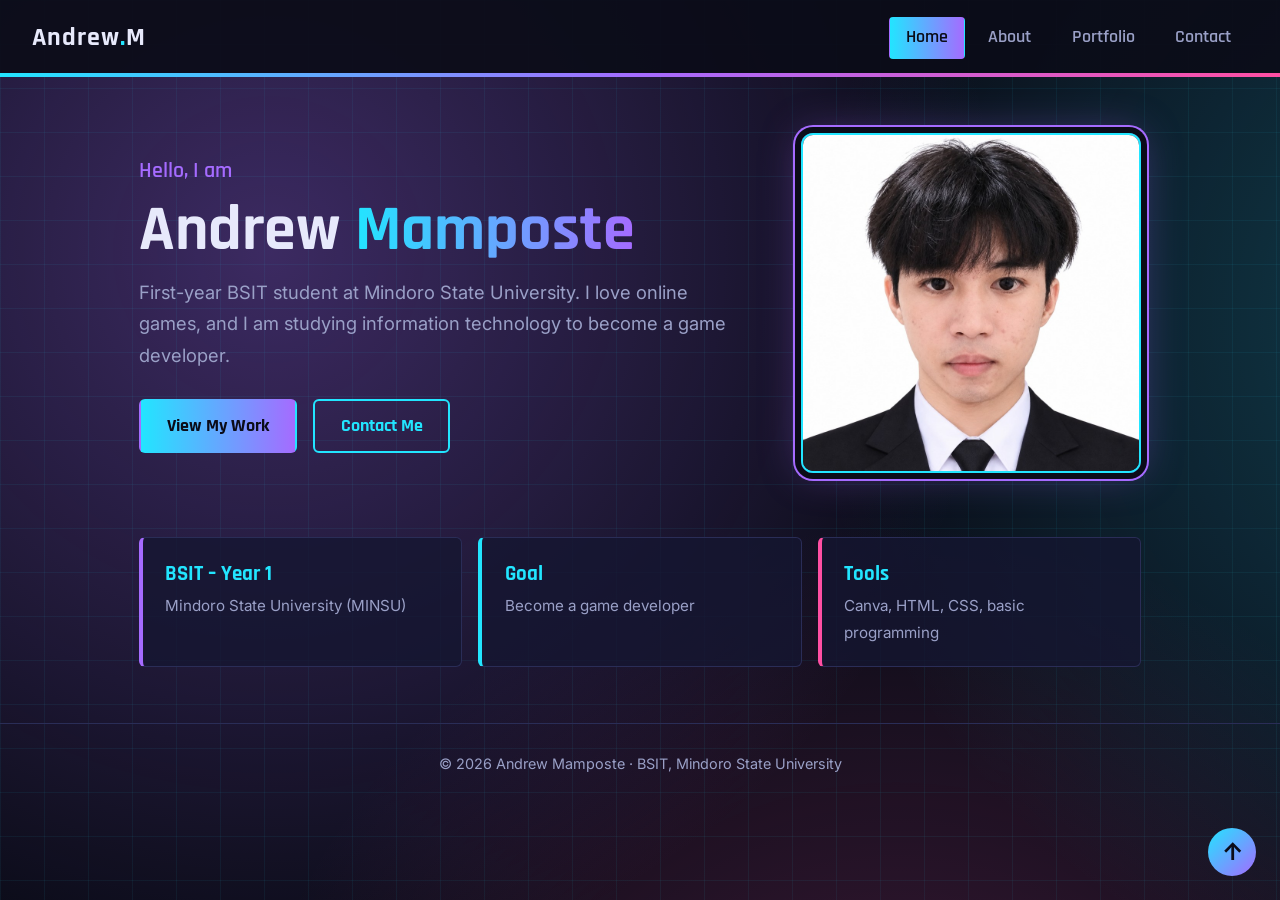
<file: index.html>
<!DOCTYPE html>
<html lang="en">
<head>
  <meta charset="UTF-8">
  <meta name="viewport" content="width=device-width, initial-scale=1">
  <title>Home | Andrew Mamposte</title>
  <meta name="description" content="Online portfolio of Andrew Mamposte, BSIT student at Mindoro State University.">

  <!-- Fonts from Google Fonts (needs internet; a backup font is used if offline) -->
  <link rel="preconnect" href="https://fonts.googleapis.com">
  <link rel="preconnect" href="https://fonts.gstatic.com" crossorigin>
  <link href="https://fonts.googleapis.com/css2?family=Inter:wght@400;600&family=Rajdhani:wght@500;600;700&display=swap" rel="stylesheet">

  <!-- External stylesheet: all the design is in style.css -->
  <link rel="stylesheet" type="text/css" href="style.css">
</head>
<body>

  <!-- ===== Header and navigation ===== -->
  <header class="site-header" id="top">
    <div class="logo"><a href="index.html">Andrew<span style="color:#22e5ff">.</span>M</a></div>
    <nav class="site-nav" aria-label="Main navigation">
      <a href="index.html" class="current" aria-current="page">Home</a>
      <a href="about.html">About</a>
      <a href="portfolio.html">Portfolio</a>
      <a href="contact.html">Contact</a>
    </nav>
  </header>

  <main class="container">
    <!-- Hero: introduction and photo -->
    <section class="hero">
      <div>
        <p class="hello">Hello, I am</p>
        <h1>Andrew <span>Mamposte</span></h1>
        <p class="tagline">
          First-year BSIT student at Mindoro State University. I love online games,
          and I am studying information technology to become a game developer.
        </p>
        <div class="btn-row">
          <a class="btn" href="portfolio.html">View My Work</a>
          <a class="btn outline" href="contact.html">Contact Me</a>
        </div>
      </div>
      <img class="photo" src="images/profile.jpg" alt="Formal portrait of Andrew Mamposte wearing a black suit and tie">
    </section>

    <!-- Quick facts -->
    <section class="facts" aria-label="Quick facts">
      <div class="fact"><strong>BSIT &ndash; Year 1</strong><span>Mindoro State University (MINSU)</span></div>
      <div class="fact"><strong>Goal</strong><span>Become a game developer</span></div>
      <div class="fact"><strong>Tools</strong><span>Canva, HTML, CSS, basic programming</span></div>
    </section>
  </main>

  <!-- ===== Footer ===== -->
  <footer class="site-footer">
    <p>&copy; 2026 Andrew Mamposte &middot; BSIT, Mindoro State University</p>
  </footer>

  <!-- Back-to-top button (stays at the bottom-right corner while scrolling) -->
  <a href="#top" class="back-to-top" aria-label="Back to top">&uarr;</a>

</body>
</html>
</file>
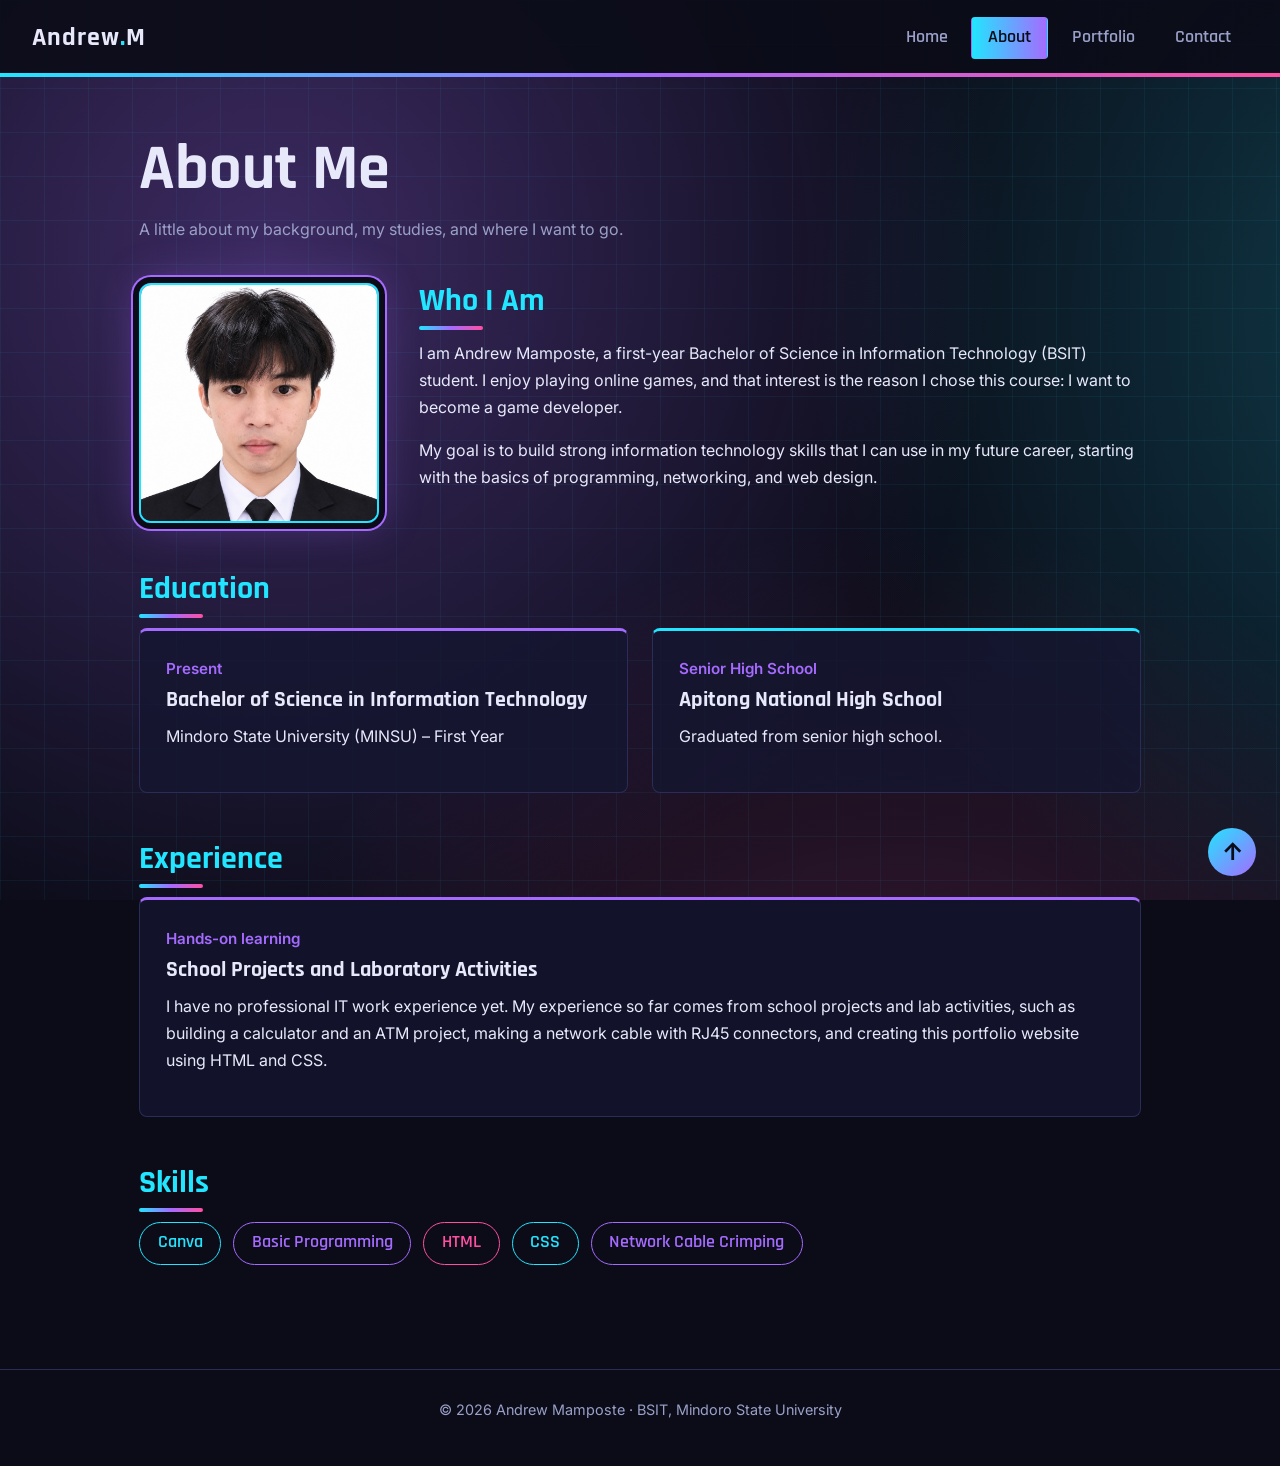
<file: about.html>
<!DOCTYPE html>
<html lang="en">
<head>
  <meta charset="UTF-8">
  <meta name="viewport" content="width=device-width, initial-scale=1">
  <title>About | Andrew Mamposte</title>
  <meta name="description" content="Online portfolio of Andrew Mamposte, BSIT student at Mindoro State University.">

  <!-- Fonts from Google Fonts (needs internet; a backup font is used if offline) -->
  <link rel="preconnect" href="https://fonts.googleapis.com">
  <link rel="preconnect" href="https://fonts.gstatic.com" crossorigin>
  <link href="https://fonts.googleapis.com/css2?family=Inter:wght@400;600&family=Rajdhani:wght@500;600;700&display=swap" rel="stylesheet">

  <!-- External stylesheet: all the design is in style.css -->
  <link rel="stylesheet" type="text/css" href="style.css">
</head>
<body>

  <!-- ===== Header and navigation ===== -->
  <header class="site-header" id="top">
    <div class="logo"><a href="index.html">Andrew<span style="color:#22e5ff">.</span>M</a></div>
    <nav class="site-nav" aria-label="Main navigation">
      <a href="index.html">Home</a>
      <a href="about.html" class="current" aria-current="page">About</a>
      <a href="portfolio.html">Portfolio</a>
      <a href="contact.html">Contact</a>
    </nav>
  </header>

  <main class="container">
    <div class="page-title">
      <h1>About Me</h1>
      <p>A little about my background, my studies, and where I want to go.</p>
    </div>

    <!-- Short biography with photo -->
    <section class="about-top">
      <img class="photo" src="images/profile.jpg" alt="Portrait of Andrew Mamposte">
      <div>
        <h2>Who I Am</h2>
        <p>
          I am Andrew Mamposte, a first-year Bachelor of Science in Information Technology
          (BSIT) student. I enjoy playing online games, and that interest is the reason I chose
          this course: I want to become a game developer.
        </p>
        <p>
          My goal is to build strong information technology skills that I can use in my future
          career, starting with the basics of programming, networking, and web design.
        </p>
      </div>
    </section>

    <!-- Education -->
    <section class="section">
      <h2>Education</h2>
      <div class="grid">
        <article class="card">
          <p class="meta">Present</p>
          <h3>Bachelor of Science in Information Technology</h3>
          <p>Mindoro State University (MINSU) &ndash; First Year</p>
        </article>
        <article class="card">
          <p class="meta">Senior High School</p>
          <h3>Apitong National High School</h3>
          <p>Graduated from senior high school.</p>
        </article>
      </div>
    </section>

    <!-- Experience -->
    <section class="section">
      <h2>Experience</h2>
      <article class="card">
        <p class="meta">Hands-on learning</p>
        <h3>School Projects and Laboratory Activities</h3>
        <p>
          I have no professional IT work experience yet. My experience so far comes from
          school projects and lab activities, such as building a calculator and an ATM
          project, making a network cable with RJ45 connectors, and creating this portfolio
          website using HTML and CSS.
        </p>
      </article>
    </section>

    <!-- Skills -->
    <section class="section">
      <h2>Skills</h2>
      <ul class="skill-list">
        <li>Canva</li>
        <li>Basic Programming</li>
        <li>HTML</li>
        <li>CSS</li>
        <li>Network Cable Crimping</li>
      </ul>
    </section>
  </main>

  <!-- ===== Footer ===== -->
  <footer class="site-footer">
    <p>&copy; 2026 Andrew Mamposte &middot; BSIT, Mindoro State University</p>
  </footer>

  <!-- Back-to-top button (stays at the bottom-right corner while scrolling) -->
  <a href="#top" class="back-to-top" aria-label="Back to top">&uarr;</a>

</body>
</html>
</file>
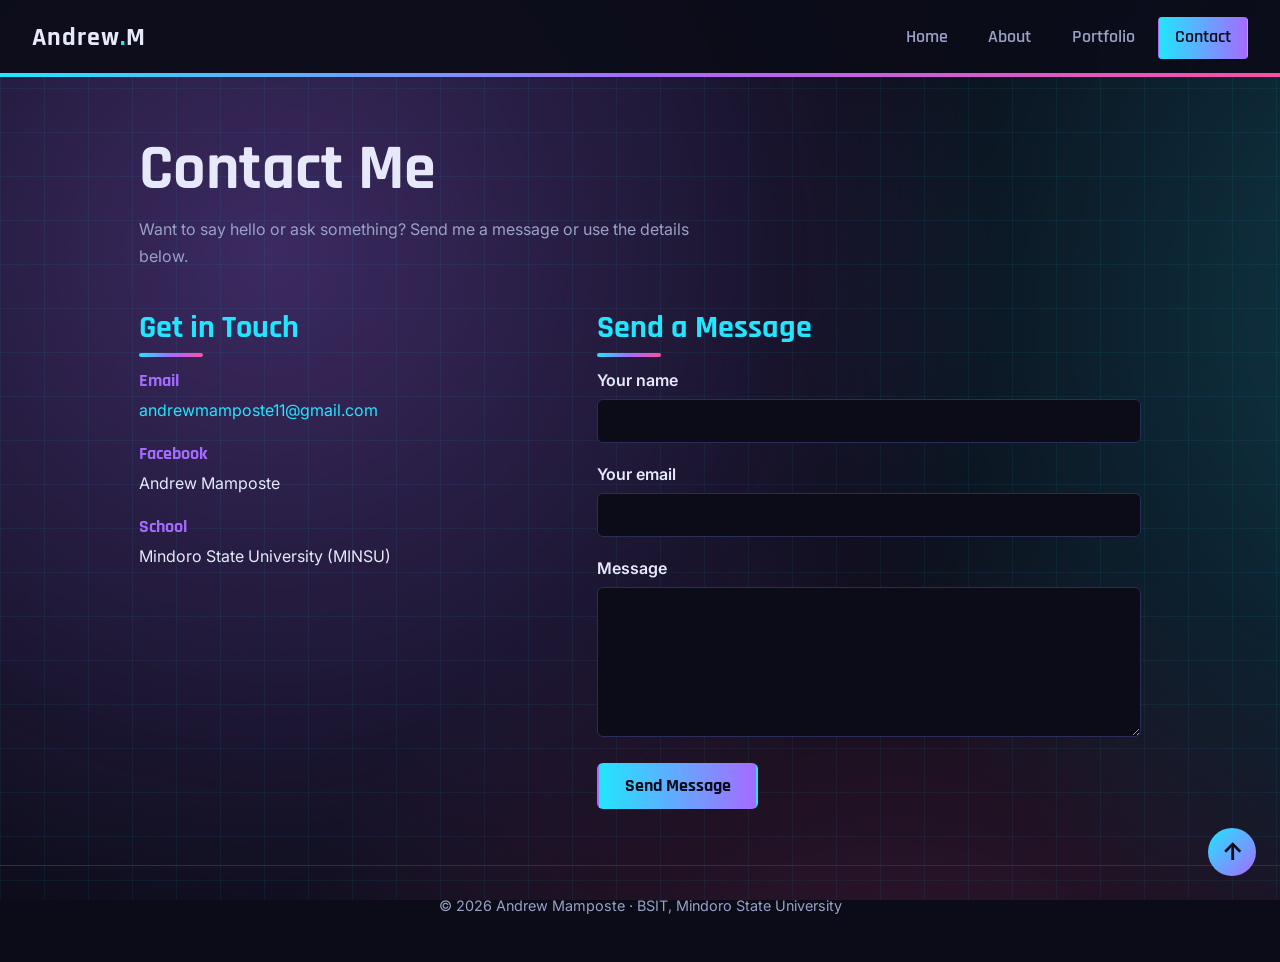
<file: contact.html>
<!DOCTYPE html>
<html lang="en">
<head>
  <meta charset="UTF-8">
  <meta name="viewport" content="width=device-width, initial-scale=1">
  <title>Contact | Andrew Mamposte</title>
  <meta name="description" content="Online portfolio of Andrew Mamposte, BSIT student at Mindoro State University.">

  <!-- Fonts from Google Fonts (needs internet; a backup font is used if offline) -->
  <link rel="preconnect" href="https://fonts.googleapis.com">
  <link rel="preconnect" href="https://fonts.gstatic.com" crossorigin>
  <link href="https://fonts.googleapis.com/css2?family=Inter:wght@400;600&family=Rajdhani:wght@500;600;700&display=swap" rel="stylesheet">

  <!-- External stylesheet: all the design is in style.css -->
  <link rel="stylesheet" type="text/css" href="style.css">
</head>
<body>

  <!-- ===== Header and navigation ===== -->
  <header class="site-header" id="top">
    <div class="logo"><a href="index.html">Andrew<span style="color:#22e5ff">.</span>M</a></div>
    <nav class="site-nav" aria-label="Main navigation">
      <a href="index.html">Home</a>
      <a href="about.html">About</a>
      <a href="portfolio.html">Portfolio</a>
      <a href="contact.html" class="current" aria-current="page">Contact</a>
    </nav>
  </header>

  <main class="container">
    <div class="page-title">
      <h1>Contact Me</h1>
      <p>Want to say hello or ask something? Send me a message or use the details below.</p>
    </div>

    <div class="contact-layout">

      <!-- Contact details -->
      <section>
        <h2>Get in Touch</h2>
        <ul class="contact-list">
          <li><strong>Email</strong><a href="mailto:andrewmamposte11@gmail.com">andrewmamposte11@gmail.com</a></li>
          <li><strong>Facebook</strong>Andrew Mamposte</li>
          <li><strong>School</strong>Mindoro State University (MINSU)</li>
        </ul>
      </section>

      <!-- Contact form: pressing Send opens the visitor's email app with the message filled in -->
      <section>
        <h2>Send a Message</h2>
        <form id="contact-form" action="mailto:andrewmamposte11@gmail.com" method="post" enctype="text/plain">

          <label for="name">Your name</label>
          <input type="text" id="name" name="Name" required>

          <label for="email">Your email</label>
          <input type="email" id="email" name="Email" required>

          <label for="message">Message</label>
          <textarea id="message" name="Message" required></textarea>

          <button type="submit" class="btn">Send Message</button>
        </form>
      </section>

    </div>
  </main>

  <!-- ===== Footer ===== -->
  <footer class="site-footer">
    <p>&copy; 2026 Andrew Mamposte &middot; BSIT, Mindoro State University</p>
  </footer>

  <!-- Back-to-top button (stays at the bottom-right corner while scrolling) -->
  <a href="#top" class="back-to-top" aria-label="Back to top">&uarr;</a>

</body>
</html>
</file>
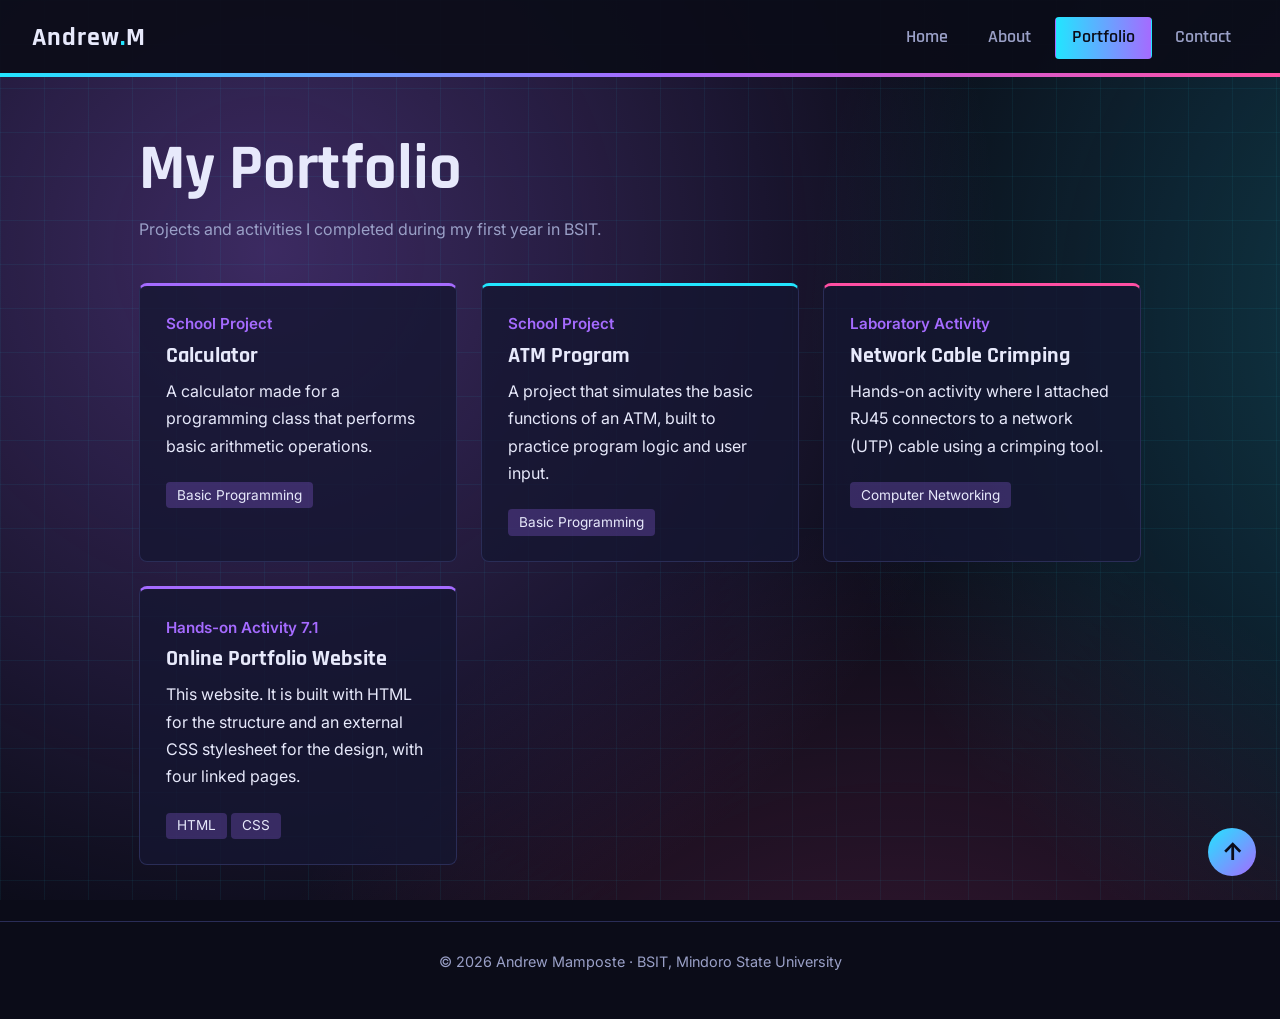
<file: portfolio.html>
<!DOCTYPE html>
<html lang="en">
<head>
  <meta charset="UTF-8">
  <meta name="viewport" content="width=device-width, initial-scale=1">
  <title>Portfolio | Andrew Mamposte</title>
  <meta name="description" content="Online portfolio of Andrew Mamposte, BSIT student at Mindoro State University.">

  <!-- Fonts from Google Fonts (needs internet; a backup font is used if offline) -->
  <link rel="preconnect" href="https://fonts.googleapis.com">
  <link rel="preconnect" href="https://fonts.gstatic.com" crossorigin>
  <link href="https://fonts.googleapis.com/css2?family=Inter:wght@400;600&family=Rajdhani:wght@500;600;700&display=swap" rel="stylesheet">

  <!-- External stylesheet: all the design is in style.css -->
  <link rel="stylesheet" type="text/css" href="style.css">
</head>
<body>

  <!-- ===== Header and navigation ===== -->
  <header class="site-header" id="top">
    <div class="logo"><a href="index.html">Andrew<span style="color:#22e5ff">.</span>M</a></div>
    <nav class="site-nav" aria-label="Main navigation">
      <a href="index.html">Home</a>
      <a href="about.html">About</a>
      <a href="portfolio.html" class="current" aria-current="page">Portfolio</a>
      <a href="contact.html">Contact</a>
    </nav>
  </header>

  <main class="container">
    <div class="page-title">
      <h1>My Portfolio</h1>
      <p>Projects and activities I completed during my first year in BSIT.</p>
    </div>

    <section class="grid">

      <article class="card">
        <p class="meta">School Project</p>
        <h3>Calculator</h3>
        <p>A calculator made for a programming class that performs basic arithmetic operations.</p>
        <span class="project-tag">Basic Programming</span>
      </article>

      <article class="card">
        <p class="meta">School Project</p>
        <h3>ATM Program</h3>
        <p>A project that simulates the basic functions of an ATM, built to practice program logic and user input.</p>
        <span class="project-tag">Basic Programming</span>
      </article>

      <article class="card">
        <p class="meta">Laboratory Activity</p>
        <h3>Network Cable Crimping</h3>
        <p>Hands-on activity where I attached RJ45 connectors to a network (UTP) cable using a crimping tool.</p>
        <span class="project-tag">Computer Networking</span>
      </article>

      <article class="card">
        <p class="meta">Hands-on Activity 7.1</p>
        <h3>Online Portfolio Website</h3>
        <p>This website. It is built with HTML for the structure and an external CSS stylesheet for the design, with four linked pages.</p>
        <span class="project-tag">HTML</span> <span class="project-tag">CSS</span>
      </article>

    </section>
  </main>

  <!-- ===== Footer ===== -->
  <footer class="site-footer">
    <p>&copy; 2026 Andrew Mamposte &middot; BSIT, Mindoro State University</p>
  </footer>

  <!-- Back-to-top button (stays at the bottom-right corner while scrolling) -->
  <a href="#top" class="back-to-top" aria-label="Back to top">&uarr;</a>

</body>
</html>
</file>
<file: style.css>
/* ==========================================================
   style.css – External stylesheet for Andrew Mamposte's portfolio
   Linked by: index.html, about.html, portfolio.html, contact.html
   Theme: dark mode with cyan and purple accents (gamer style)
   ========================================================== */

/* ---------- 1. Colors and fonts (change these to restyle the whole site) ---------- */
:root {
  --bg: #0b0c18;          /* page background */
  --surface: #151731;     /* cards and panels */
  --border: #2a2d57;      /* thin outlines */
  --text: #e7e9fb;        /* main text */
  --muted: #9aa0c7;       /* secondary text */
  --cyan: #22e5ff;        /* main accent */
  --purple: #a56bff;      /* second accent */
  --pink: #ff4fa3;        /* third accent */

  --font-head: "Rajdhani", "Segoe UI", Arial, sans-serif;
  --font-body: "Inter", "Segoe UI", Arial, sans-serif;
}

/* ---------- 2. Base styles ---------- */
* { box-sizing: border-box; }   /* width includes padding and border */

html { scroll-behavior: smooth; }   /* smooth jump when clicking links like Back to top */

body {
  margin: 0;
  font-family: var(--font-body);
  font-size: 1rem;
  line-height: 1.7;
  color: var(--text);
  background-color: var(--bg);
}

/* ---------- 2b. Animated background (CSS only, no JavaScript) ---------- */

/* Layer 1: soft glowing color clouds that slowly drift */
body::before {
  content: "";
  position: fixed;
  inset: 0;
  z-index: -2;
  background:
    radial-gradient(circle at 15% 20%, rgba(165, 107, 255, 0.32), transparent 40%),
    radial-gradient(circle at 85% 25%, rgba(34, 229, 255, 0.24), transparent 40%),
    radial-gradient(circle at 50% 95%, rgba(255, 79, 163, 0.22), transparent 45%);
  background-size: 140% 140%;
  animation: drift 16s ease-in-out infinite alternate;
}

/* Layer 2: thin grid lines that slowly scroll, like a game map */
body::after {
  content: "";
  position: fixed;
  inset: 0;
  z-index: -1;
  background-image:
    linear-gradient(rgba(34, 229, 255, 0.06) 1px, transparent 1px),
    linear-gradient(90deg, rgba(34, 229, 255, 0.06) 1px, transparent 1px);
  background-size: 44px 44px;
  animation: grid-scroll 25s linear infinite;
}

@keyframes drift {
  0%   { background-position: 0% 0%; }
  100% { background-position: 100% 100%; }
}

@keyframes grid-scroll {
  0%   { background-position: 0 0; }
  100% { background-position: 44px 44px; }
}

h1, h2, h3 {
  font-family: var(--font-head);
  line-height: 1.15;
  margin: 0 0 0.6rem;
}

h1 { font-size: clamp(2.6rem, 6vw, 4rem); }
h2 { font-size: 2rem; color: var(--cyan); }
h2::after {
  content: "";
  display: block;
  width: 64px;
  height: 4px;
  margin-top: 0.4rem;
  border-radius: 2px;
  background: linear-gradient(90deg, var(--cyan), var(--purple), var(--pink));
}
h3 { font-size: 1.35rem; }

p { margin: 0 0 1rem; }

/* ---------- 3. Links (pseudo-classes, in the order link, visited, hover, active) ---------- */
a:link    { color: var(--cyan); text-decoration: none; }
a:visited { color: var(--purple); text-decoration: none; }
a:hover   { color: #ffffff; text-decoration: underline; }
a:active  { color: var(--purple); }

/* Keyboard focus outline, helps accessibility */
a:focus-visible, button:focus-visible, input:focus-visible, textarea:focus-visible {
  outline: 3px solid var(--cyan);
  outline-offset: 3px;
}

/* ---------- 4. Header and navigation ---------- */
.site-header {
  display: flex;
  flex-wrap: wrap;
  align-items: center;
  justify-content: space-between;
  gap: 0.75rem 2rem;
  padding: 1rem 2rem;
  background-color: rgba(11, 12, 24, 0.92);
  border-bottom: 1px solid var(--border);
  position: sticky;
  top: 0;
  z-index: 10;
}

.logo {
  font-family: var(--font-head);
  font-size: 1.6rem;
  font-weight: 700;
  letter-spacing: 0.04em;
}

.logo a:link, .logo a:visited { color: var(--text); text-decoration: none; }

.site-nav { display: flex; flex-wrap: wrap; gap: 0.4rem; }

.site-nav a {
  font-family: var(--font-head);
  font-size: 1.1rem;
  font-weight: 600;
  padding: 0.3rem 1rem;
  border: 1px solid transparent;
  border-radius: 4px;
}

.site-nav a:link, .site-nav a:visited { color: var(--muted); }
.site-nav a:hover { color: #ffffff; text-decoration: none; border-color: var(--purple); }

/* The link for the page you are currently on */
.site-nav a.current {
  color: var(--bg);
  background: linear-gradient(90deg, var(--cyan), var(--purple));
}

/* ---------- 5. Layout helpers ---------- */
.container {
  max-width: 1050px;
  margin: 0 auto;
  padding: 3.5rem 1.5rem;
}

.page-title { margin-bottom: 2.5rem; }
.page-title p { color: var(--muted); max-width: 55ch; }

/* ---------- 6. Home page ---------- */
.hero {
  display: grid;
  grid-template-columns: 1fr 340px;
  gap: 3rem;
  align-items: center;
}

.hero .hello { color: var(--purple); font-family: var(--font-head); font-size: 1.4rem; font-weight: 600; margin-bottom: 0.25rem; }
.hero h1 span {
  background: linear-gradient(90deg, var(--cyan), var(--purple), var(--pink), var(--cyan));
  background-size: 300% 100%;
  -webkit-background-clip: text;
  background-clip: text;
  color: transparent;
  animation: shine 8s linear infinite;
}

@keyframes shine {
  to { background-position: 300% 0; }
}
.hero .tagline { color: var(--muted); font-size: 1.15rem; max-width: 50ch; }

.photo {
  width: 100%;
  aspect-ratio: 1 / 1;
  object-fit: cover;
  border-radius: 12px;
  border: 2px solid var(--cyan);
  box-shadow: 0 0 0 6px var(--bg), 0 0 0 8px var(--purple), 0 0 40px rgba(165, 107, 255, 0.35);
  animation: float 6s ease-in-out infinite;
}

@keyframes float {
  0%, 100% { transform: translateY(0);     box-shadow: 0 0 0 6px var(--bg), 0 0 0 8px var(--purple), 0 0 30px rgba(165, 107, 255, 0.30); }
  50%      { transform: translateY(-10px); box-shadow: 0 0 0 6px var(--bg), 0 0 0 8px var(--pink),   0 0 55px rgba(255, 79, 163, 0.45); }
}

/* Buttons */
.btn-row { display: flex; flex-wrap: wrap; gap: 1rem; margin-top: 1.75rem; }

.btn {
  display: inline-block;
  font-family: var(--font-head);
  font-size: 1.15rem;
  font-weight: 700;
  padding: 0.6rem 1.6rem;
  border: 2px solid var(--cyan);
  border-radius: 6px;
  cursor: pointer;
}

a.btn:link, a.btn:visited, button.btn { color: var(--bg); background: linear-gradient(90deg, var(--cyan), var(--purple)); border-color: transparent; }
a.btn:hover, button.btn:hover { color: #ffffff; background: linear-gradient(90deg, var(--purple), var(--pink)); text-decoration: none; box-shadow: 0 0 22px rgba(255, 79, 163, 0.5); }
a.btn.outline:link, a.btn.outline:visited { color: var(--cyan); background: transparent; border-color: var(--cyan); }
a.btn.outline:hover { color: #ffffff; background: linear-gradient(90deg, var(--purple), var(--pink)); border-color: transparent; }

/* Quick facts row on the home page */
.facts {
  display: grid;
  grid-template-columns: repeat(auto-fit, minmax(200px, 1fr));
  gap: 1rem;
  margin-top: 4rem;
}

.fact { padding: 1.2rem 1.4rem; background-color: rgba(21, 23, 49, 0.78); border: 1px solid var(--border); border-left: 4px solid var(--purple); border-radius: 6px; }
.fact:nth-child(2) { border-left-color: var(--cyan); }
.fact:nth-child(3) { border-left-color: var(--pink); }
.fact strong { display: block; font-family: var(--font-head); font-size: 1.3rem; color: var(--cyan); }
.fact span { color: var(--muted); font-size: 0.95rem; }

/* ---------- 7. Cards (used on About and Portfolio pages) ---------- */
.card {
  background-color: rgba(21, 23, 49, 0.78);
  border: 1px solid var(--border);
  border-top: 3px solid var(--purple);
  border-radius: 8px;
  padding: 1.6rem;
  transition: border-color 0.2s, transform 0.2s, box-shadow 0.2s;
}

.card:hover { border-color: var(--cyan); transform: translateY(-4px); box-shadow: 0 8px 30px rgba(34, 229, 255, 0.18); }

/* Every other card gets a different top color so the page feels less flat */
.grid .card:nth-child(3n+2) { border-top-color: var(--cyan); }
.grid .card:nth-child(3n+3) { border-top-color: var(--pink); }
.card .meta { color: var(--purple); font-size: 0.95rem; font-weight: 600; margin-bottom: 0.4rem; }

.grid { display: grid; grid-template-columns: repeat(auto-fit, minmax(290px, 1fr)); gap: 1.5rem; }

/* ---------- 8. About page ---------- */
.about-top { display: grid; grid-template-columns: 240px 1fr; gap: 2.5rem; align-items: start; margin-bottom: 3rem; }

.section { margin-bottom: 3rem; }

.skill-list { display: flex; flex-wrap: wrap; gap: 0.75rem; padding: 0; margin: 0; list-style: none; }

.skill-list li:nth-child(3n+2) { border-color: var(--purple); color: var(--purple); }
.skill-list li:nth-child(3n+3) { border-color: var(--pink); color: var(--pink); }

.skill-list li {
  font-family: var(--font-head);
  font-weight: 600;
  font-size: 1.1rem;
  padding: 0.35rem 1.1rem;
  border: 1px solid var(--cyan);
  border-radius: 999px;
  color: var(--cyan);
}

/* ---------- 9. Portfolio page ---------- */
.project-tag {
  display: inline-block;
  margin-top: 0.4rem;
  padding: 0.1rem 0.7rem;
  font-size: 0.85rem;
  color: var(--text);
  background-color: rgba(165, 107, 255, 0.25);
  border-radius: 4px;
}

/* ---------- 10. Contact page ---------- */
.contact-layout { display: grid; grid-template-columns: 1fr 1.3fr; gap: 2.5rem; }

.contact-list { list-style: none; padding: 0; margin: 0; }
.contact-list li { margin-bottom: 1rem; }
.contact-list strong { display: block; color: var(--purple); font-family: var(--font-head); font-size: 1.1rem; }

/* The form uses an ID because there is only one form on the page */
#contact-form label { display: block; font-weight: 600; margin: 0 0 0.3rem; }

#contact-form input,
#contact-form textarea {
  width: 100%;
  margin-bottom: 1.1rem;
  padding: 0.7rem 0.9rem;
  font-family: var(--font-body);
  font-size: 1rem;
  color: var(--text);
  background-color: var(--bg);
  border: 1px solid var(--border);
  border-radius: 6px;
}

#contact-form input:focus,
#contact-form textarea:focus { border-color: var(--cyan); outline: none; }

#contact-form textarea { min-height: 150px; resize: vertical; }

/* ---------- 11. Footer ---------- */
.site-footer {
  text-align: center;
  padding: 1.75rem 1rem;
  color: var(--muted);
  font-size: 0.9rem;
  border-top: 1px solid var(--border);
}

/* ---------- 11a. Scroll effects (CSS only, no JavaScript) ----------
   Back-to-top button: always works. The animations below only run in browsers
   that support scroll-driven animations (Chrome and Edge). Other browsers
   simply show everything normally, so nothing breaks. */

/* Back-to-top button */
.back-to-top {
  position: fixed;
  right: 1.5rem;
  bottom: 1.5rem;
  width: 3rem;
  height: 3rem;
  display: flex;
  align-items: center;
  justify-content: center;
  font-size: 1.5rem;
  font-weight: 700;
  border-radius: 50%;
  z-index: 20;
  transition: box-shadow 0.2s, transform 0.2s;
}

a.back-to-top:link, a.back-to-top:visited { color: var(--bg); background: linear-gradient(135deg, var(--cyan), var(--purple)); }
a.back-to-top:hover { color: #ffffff; background: linear-gradient(135deg, var(--purple), var(--pink)); text-decoration: none; transform: translateY(-4px); box-shadow: 0 0 22px rgba(255, 79, 163, 0.55); }

@supports (animation-timeline: scroll()) {

  /* Scroll progress bar: a thin line under the header that grows as you scroll down */
  .site-header::after {
    content: "";
    position: absolute;
    left: 0;
    bottom: -1px;
    width: 100%;
    height: 4px;
    background: linear-gradient(90deg, var(--cyan), var(--purple), var(--pink));
    transform-origin: left;
    animation: progress linear both;
    animation-timeline: scroll(root);
  }

  @keyframes progress {
    from { transform: scaleX(0); }
    to   { transform: scaleX(1); }
  }

  /* Back-to-top button fades in after you start scrolling */
  .back-to-top {
    animation: show-button linear both;
    animation-timeline: scroll(root);
    animation-range: 0px 150px;
  }

  @keyframes show-button {
    from { opacity: 0; pointer-events: none; }
    to   { opacity: 1; pointer-events: auto; }
  }

  /* Reveal effect: items slide up and fade in as they enter the screen */
  .card, .fact, .section > h2, .contact-layout > section {
    animation: reveal linear backwards;
    animation-timeline: view();
    animation-range: entry 0% entry 45%;
  }

  @keyframes reveal {
    from { opacity: 0; transform: translateY(50px); }
    to   { opacity: 1; transform: translateY(0); }
  }
}

/* ---------- 11b. Turn off animations for users who prefer less motion ---------- */
@media (prefers-reduced-motion: reduce) {
  html { scroll-behavior: auto; }
  body::before, body::after, .photo, .hero h1 span,
  .site-header::after, .back-to-top, .card, .fact, .section > h2, .contact-layout > section { animation: none; }
  .card { transition: none; }
}

/* ---------- 12. Mobile layout (screens 800px wide or smaller) ---------- */
@media (max-width: 800px) {
  .site-header { padding: 0.9rem 1.25rem; }
  .hero, .about-top, .contact-layout { grid-template-columns: 1fr; }
  .hero .photo { max-width: 300px; order: -1; }   /* photo shows first on phones */
  .about-top .photo { max-width: 220px; }
  .container { padding: 2.5rem 1.25rem; }
}
</file>
